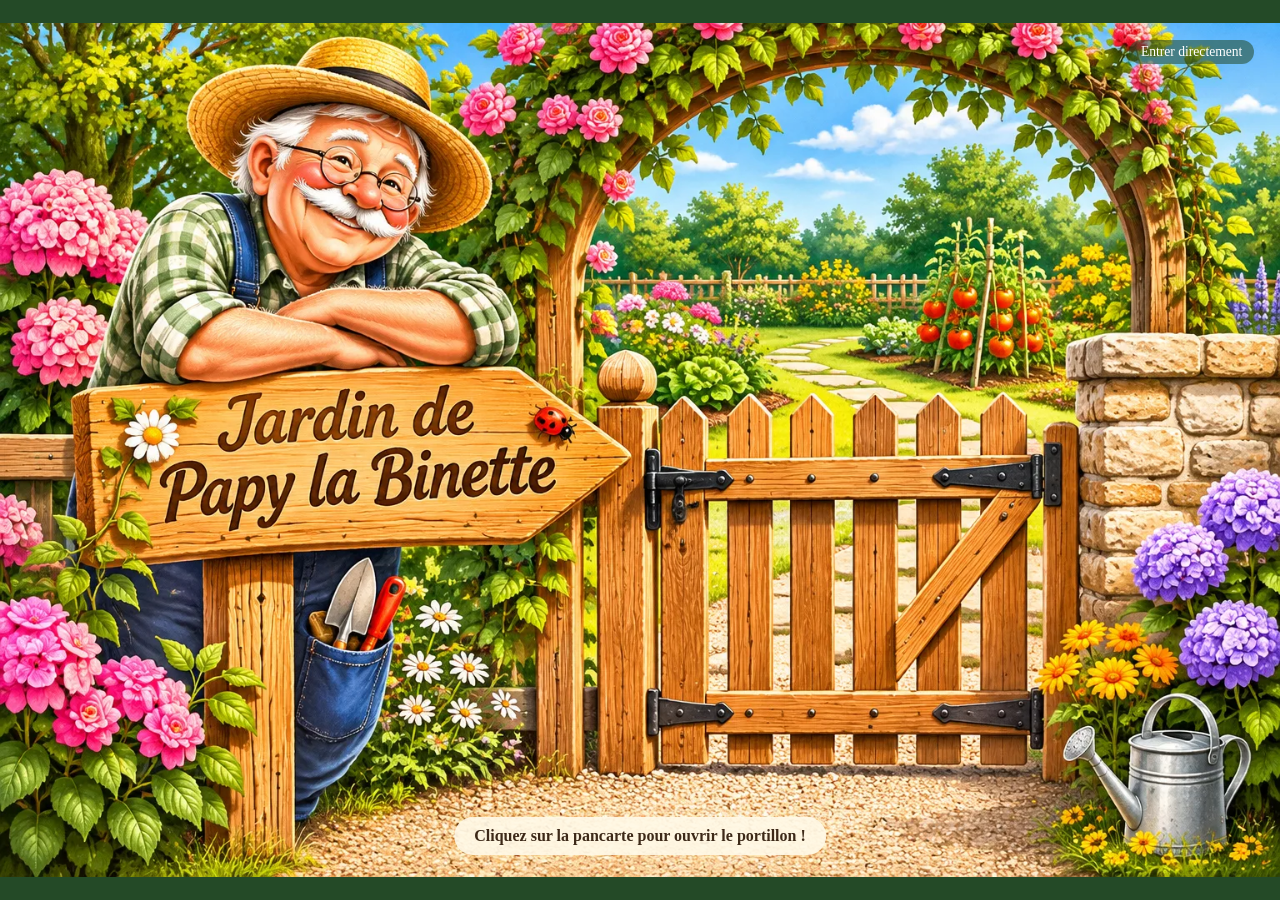
<file: index.html>
<!DOCTYPE html>
<html lang="fr">
<head>
<meta charset="utf-8">
<meta name="viewport" content="width=device-width, initial-scale=1">
<title>Jardin de Papy la Binette</title>
<meta name="description" content="Le carnet du jardinier : conseils, catalogues de plantes et calendrier lunaire.">
<meta name="theme-color" content="#244a27">
<link rel="manifest" href="manifest.webmanifest">
<link rel="icon" href="img/icone.png?v=20261115a">
<link rel="apple-touch-icon" href="img/icone-apple.png?v=20261115a">
<meta name="apple-mobile-web-app-capable" content="yes">
<meta name="mobile-web-app-capable" content="yes">
<meta name="apple-mobile-web-app-title" content="Papy la Binette">
<meta name="apple-mobile-web-app-status-bar-style" content="default">
<link rel="preload" as="image" href="img/portillon-ouvert.webp">
<link rel="prefetch" href="accueil.html">
<style>
  * { box-sizing: border-box; }
  html, body { height: 100%; }
  body {
    margin: 0; min-height: 100vh; background: #244a27;
    display: grid; place-items: center;
    font-family: "Atkinson Hyperlegible", Georgia, serif;
  }
  .scene { position: relative; width: min(100vw, 150vh, 1536px); aspect-ratio: 3 / 2; overflow: hidden; }
  .scene img { position: absolute; inset: 0; width: 100%; height: 100%; object-fit: cover; display: block; }
  /* le portillon s'ouvre : l'image ouverte apparaît par-dessus la fermée */
  .ouvert { opacity: 0; transition: opacity 2.6s ease-in-out; }
  .scene.ouverte .ouvert { opacity: 1; }
  /* la pancarte en forme de flèche est le bouton : la zone cliquable suit exactement sa forme */
  .pancarte {
    position: absolute; inset: 0; width: 100%; height: 100%;
    border: 0; padding: 0; background: transparent; cursor: pointer; z-index: 2;
    clip-path: polygon(5.6% 42.2%, 42.4% 39.6%, 49.6% 50.3%, 43.1% 60.4%, 6% 63.4%);
  }
  .pancarte:focus-visible { outline: none; }
  /* contour lumineux qui encadre la flèche au survol */
  .contour { position: absolute; inset: 0; width: 100%; height: 100%; z-index: 1; pointer-events: none; overflow: visible; }
  .contour polygon {
    fill: rgba(255, 244, 200, 0); stroke: #fff6c8; stroke-width: 9; stroke-linejoin: round;
    opacity: 0; transition: opacity .25s, fill .25s;
    filter: drop-shadow(0 0 6px #ffd84a) drop-shadow(0 0 14px rgba(255, 200, 40, .8));
  }
  .scene:not(.ouverte) .pancarte:hover ~ .contour polygon,
  .scene:not(.ouverte) .pancarte:focus-visible ~ .contour polygon {
    opacity: 1; fill: rgba(255, 244, 200, .08); animation: lueur 1.4s ease-in-out infinite;
  }
  @keyframes lueur { 50% { stroke: #ffe680; } }
  @media (prefers-reduced-motion: reduce) { .contour polygon { animation: none !important; } }
  .indice {
    position: absolute; bottom: 2.5%; left: 50%; transform: translateX(-50%); margin: 0;
    background: rgba(255,249,230,.92); color: #3d2918; border-radius: 30px; padding: 10px 20px;
    font-weight: bold; text-align: center; pointer-events: none; z-index: 3; white-space: nowrap;
    transition: opacity .4s;
  }
  .scene.ouverte .indice { opacity: 0; }
  /* fondu de sortie vers la page d'accueil */
  .voile { position: fixed; inset: 0; background: #f3f6ee; opacity: 0; pointer-events: none; transition: opacity 1s ease-in; z-index: 10; }
  body.sortie .voile { opacity: 1; }
  .passer { position: absolute; top: 2%; right: 2%; z-index: 3; color: #fff; background: rgba(36,74,39,.55); border-radius: 20px; padding: 4px 12px; font-size: .85rem; text-decoration: none; }
  .passer:hover, .passer:focus-visible { background: rgba(36,74,39,.85); }
  @media (max-width: 650px) {
    .indice { font-size: 12px; padding: 6px 12px; }
    .passer { font-size: 11px; padding: 3px 9px; }
  }
  /* téléphone tenu droit : la consigne passe sous l'image, en plus grand */
  @media (max-aspect-ratio: 1/1) {
    .scene { overflow: visible; }
    .scene img { border-radius: 0; }
    .indice { top: calc(100% + 22px); bottom: auto; font-size: 16px; padding: 10px 18px; white-space: normal; width: max-content; max-width: 92vw; }
    .passer { top: auto; bottom: calc(100% + 18px); right: 50%; transform: translateX(50%); font-size: 13px; }
  }
  @media (prefers-reduced-motion: reduce) { .ouvert { transition-duration: .8s; } .voile { transition-duration: .3s; } }
</style>
</head>
<body>
<main class="scene" id="scene" aria-label="Entrée du jardin de Papy la Binette">
  <img src="img/portillon-ferme.webp" alt="Papy attend, accoudé à sa pancarte, devant le portillon fermé de son jardin" width="1536" height="1024">
  <img class="ouvert" src="img/portillon-ouvert.webp" alt="Le portillon ouvert laisse voir le potager" width="1536" height="1024">
  <button class="pancarte" id="ouvrir" type="button" aria-label="Ouvrir le portillon et entrer dans le jardin" title="Ouvrir le portillon"></button>
  <svg class="contour" viewBox="0 0 1536 1024" preserveAspectRatio="none" aria-hidden="true"><polygon points="86,432 651,406 762,515 662,618 92,649"/></svg>
  <p class="indice">Cliquez sur la pancarte pour ouvrir le portillon !</p>
  <a class="passer" href="accueil.html">Entrer directement</a>
</main>
<div class="voile" aria-hidden="true"></div>
<script>
  if ('serviceWorker' in navigator && (location.protocol === 'https:' || location.hostname === 'localhost') && !/claude|anthropic/.test(location.hostname)) {
    navigator.serviceWorker.register('sw.js').catch(function () {});
  }
  (function () {
    var scene = document.getElementById('scene');
    var bouton = document.getElementById('ouvrir');
    var reduit = window.matchMedia && matchMedia('(prefers-reduced-motion: reduce)').matches;
    var son = null;
    try { son = new Audio('son/grincement.mp3'); son.preload = 'auto'; son.volume = 0.85; } catch (e) { son = null; }

    // sur un écran tactile, on « touche » la pancarte
    if (window.matchMedia && matchMedia('(hover: none)').matches) {
      document.querySelector('.indice').textContent = 'Touchez la pancarte pour ouvrir le portillon !';
    }

    function entrer() {
      try { sessionStorage.setItem('papy.portillon', '1'); } catch (e) {}
      location.href = 'accueil.html';
    }

    bouton.addEventListener('click', function () {
      if (scene.classList.contains('ouverte')) return;
      bouton.disabled = true;
      if (son) { try { son.currentTime = 0; var p = son.play(); if (p && p.catch) p.catch(function () {}); } catch (e) {} }
      scene.classList.add('ouverte');
      var ouverture = reduit ? 800 : 2700;
      setTimeout(function () {
        document.body.classList.add('sortie');
        setTimeout(entrer, reduit ? 300 : 1000);
      }, ouverture);
    });
  })();
</script>
</body>
</html>
</file>
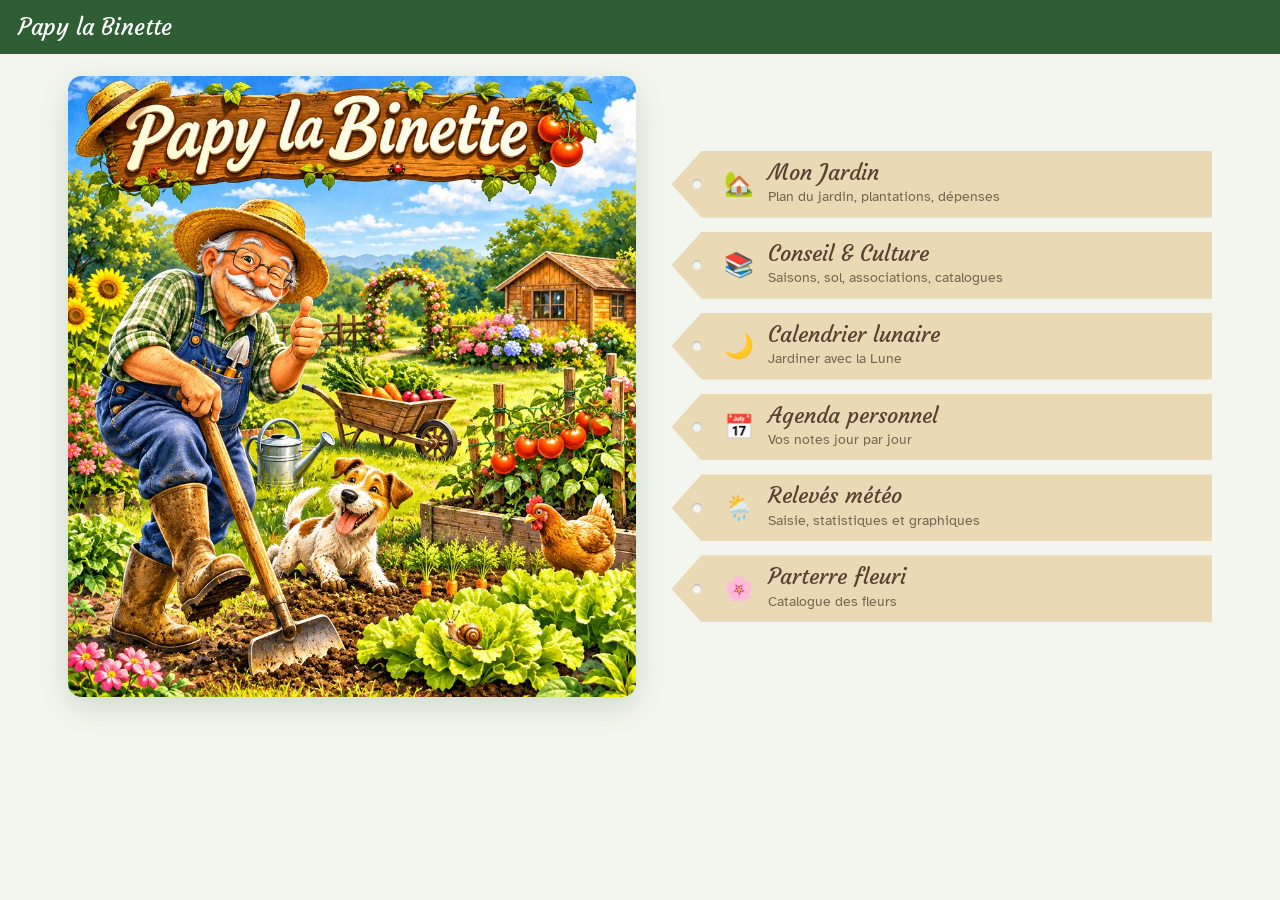
<file: accueil.html>
<!DOCTYPE html>
<html lang="fr">
<head>
<meta charset="utf-8">
<meta name="viewport" content="width=device-width, initial-scale=1, viewport-fit=cover">
<title>Papy la Binette</title>
<meta name="description" content="Le carnet du jardinier : conseils, catalogues de plantes et calendrier lunaire.">
<meta name="theme-color" content="#2f5d34">
<link rel="manifest" href="manifest.webmanifest">
<link rel="icon" href="img/icone.png?v=20261115a">
<link rel="apple-touch-icon" href="img/icone-apple.png?v=20261115a">
<meta name="apple-mobile-web-app-capable" content="yes">
<meta name="mobile-web-app-capable" content="yes">
<meta name="apple-mobile-web-app-title" content="Papy la Binette">
<meta name="apple-mobile-web-app-status-bar-style" content="default">
<link rel="preconnect" href="https://fonts.googleapis.com">
<link rel="preconnect" href="https://fonts.gstatic.com" crossorigin>
<link href="https://fonts.googleapis.com/css2?family=Atkinson+Hyperlegible:ital,wght@0,400;0,700;1,400&family=Courgette&display=swap" rel="stylesheet">
<link rel="stylesheet" href="css/style.css?v=20261115a">
<script>try { if (sessionStorage.getItem('papy.portillon')) { sessionStorage.removeItem('papy.portillon'); document.documentElement.classList.add('depuis-portillon'); } } catch (e) {}</script>
</head>
<body>
<header class="barre">
  <a class="marque" href="#">Papy la Binette</a>
  <nav class="fil" id="fil" aria-label="Fil d'Ariane"></nav>
  <div class="boutons-nav"><button class="reglages-lien" id="precedent" type="button">⬅ <span class="long">Page précédente</span><span class="court">Précédente</span></button>
  <a class="reglages-lien" id="accueil-btn" href="#">🏡 <span class="long">Retour à l’accueil</span><span class="court">Accueil</span></a></div>
</header>
<main id="page" tabindex="-1"></main>
<script src="vendor/astronomy.browser.min.js?v=20261115a"></script>
<script src="js/lune.js?v=20261115a"></script>
<script src="data/contenu.js?v=20261115a"></script>
<script src="js/plan.js?v=20261115a"></script>
<script src="js/carnet.js?v=20261115a"></script>
<script src="js/suivis.js?v=20261115a"></script>
<script src="js/parterres.js?v=20261115a"></script>
<script src="js/app.js?v=20261115a"></script>
</body>
</html>
</file>
<file: css/style.css>
:root {
  --feuille: #2f5d34;
  --feuille-fonce: #22442a;
  --feuille-claire: #dfe9d3;
  --papier: #f3f6ee;
  --blanc: #ffffff;
  --terre: #5b4130;
  --bois: #ead9b5;
  --bois-fonce: #d6bf91;
  --encre: #1f2a1f;
  --gris: #5f6b5f;
  --soleil: #f2c14e;
  --nuit: #1d2a4a;
  --nuit-clair: #2c3d66;
  --rayon: 10px;
  --titre: "Courgette", "Brush Script MT", cursive;
  --texte: "Atkinson Hyperlegible", system-ui, -apple-system, "Segoe UI", sans-serif;
}

* { box-sizing: border-box; }
html { -webkit-text-size-adjust: 100%; }
body {
  margin: 0;
  background: var(--papier);
  color: var(--encre);
  font-family: var(--texte);
  font-size: 17px;
  line-height: 1.5;
}
img { max-width: 100%; display: block; }
button, input, select { font: inherit; color: inherit; }
a { color: var(--feuille); }
:focus-visible { outline: 3px solid var(--soleil); outline-offset: 2px; }

/* ---------- Barre du haut ---------- */
.barre {
  position: sticky; top: 0; z-index: 20;
  display: flex; align-items: center; gap: 12px;
  padding: 10px 18px;
  padding-top: max(10px, env(safe-area-inset-top));
  background: var(--feuille);
  color: #fff;
}
.barre .marque { font-family: var(--titre); font-size: 1.45rem; color: #fff; text-decoration: none; line-height: 1; }
.barre .fil { flex: 1; min-width: 0; white-space: nowrap; overflow: hidden; text-overflow: ellipsis; opacity: .85; font-size: .95rem; }
.barre .fil a { color: #fff; }
.boutons-nav { margin-left: auto; display: flex; gap: 8px; }
.barre { min-height: 54px; }
.barre .court { display: none; }
.barre .reglages-lien { color: #fff; background: none; cursor: pointer; white-space: nowrap; text-decoration: none; font-size: .95rem; border: 1px solid rgba(255,255,255,.5); border-radius: 999px; padding: 4px 12px; }
.barre .reglages-lien:hover { background: rgba(255,255,255,.12); }

main { max-width: 1180px; margin: 0 auto; padding: 22px 18px 60px; }

h1, h2, h3 { font-weight: normal; line-height: 1.2; }
h1 { font-family: var(--titre); font-size: clamp(1.9rem, 4vw, 2.6rem); color: var(--feuille-fonce); margin: 0 0 6px; }
h2 { font-family: var(--titre); font-size: 1.55rem; color: var(--feuille-fonce); margin: 26px 0 10px; }
h3 { font-size: 1.1rem; font-weight: 700; margin: 0 0 6px; }
.intro { color: var(--gris); margin: 0 0 20px; max-width: 70ch; }

/* ---------- Pages menu : illustration + étiquettes ---------- */
.menu-page {
  display: grid; grid-template-columns: minmax(0, 1.05fr) minmax(0, 1fr);
  gap: 36px; align-items: center;
}
.menu-page .illus { border-radius: 14px; overflow: hidden; box-shadow: 0 10px 30px rgba(47,93,52,.18); }
.menu-page .illus img { width: 100%; height: auto; }
.etiquettes { display: flex; flex-direction: column; gap: 14px; }

/* Une étiquette de jardin : bois clair, pointe à gauche, trou de ficelle */
.etiquette {
  position: relative; display: flex; align-items: center; gap: 14px;
  min-height: 62px; padding: 10px 22px 10px 52px;
  background: var(--bois);
  color: var(--terre);
  text-decoration: none; border: 0; text-align: left; cursor: pointer; width: 100%;
  clip-path: polygon(30px 0, 100% 0, 100% 100%, 30px 100%, 0 50%);
  transition: background .15s, transform .15s;
}
.etiquette::before {
  content: ""; position: absolute; left: 20px; top: 50%; width: 10px; height: 10px; margin-top: -5px;
  border-radius: 50%; background: var(--papier); box-shadow: inset 0 1px 2px rgba(0,0,0,.3);
}
.etiquette .nom { font-family: var(--titre); font-size: 1.35rem; line-height: 1.15; }
.etiquette .note { display: block; font-family: var(--texte); font-size: .85rem; color: #7a6450; }
.etiquette .ico { font-size: 1.5rem; }
.etiquette:hover { background: var(--bois-fonce); transform: translateX(-4px); }
.etiquette.plus-tard { background: #e6e6df; color: #8a8a80; cursor: default; }
.etiquette.plus-tard:hover { transform: none; background: #e6e6df; }
.etiquette.plus-tard .note { color: #8a8a80; }
.etiquette.retour { background: var(--feuille-claire); color: var(--feuille-fonce); min-height: 50px; }
.etiquette.retour .nom { font-size: 1.1rem; }

.nuit .etiquette.plus-tard { background: #3a4767; color: #aab3c9; }

/* ---------- Contrôles ---------- */
.outils { display: flex; flex-wrap: wrap; gap: 10px 14px; align-items: center; margin: 0 0 18px; }
.outils label { font-weight: 700; color: var(--feuille-fonce); }
select, input[type=search], input[type=text] {
  border: 1.5px solid #b9c9ad; background: #fff; border-radius: 8px; padding: 8px 12px; min-height: 42px;
}
input[type=search] { min-width: 220px; flex: 1; max-width: 360px; }
.pastilles { display: flex; flex-wrap: wrap; gap: 8px; }
.pastille {
  border: 1.5px solid var(--feuille); background: #fff; color: var(--feuille-fonce);
  border-radius: 999px; padding: 6px 14px; cursor: pointer; min-height: 40px;
}
.pastille[aria-pressed=true] { background: var(--feuille); color: #fff; }
.bouton {
  border: 0; background: var(--feuille); color: #fff; border-radius: 8px; padding: 9px 16px; cursor: pointer; min-height: 42px;
}
.bouton.second { background: #fff; color: var(--feuille-fonce); border: 1.5px solid var(--feuille); }
.bouton:hover { filter: brightness(1.08); }

/* ---------- Catalogues ---------- */
.categorie { margin: 0 0 28px; }
.categorie > h2 { margin-top: 0; padding: 8px 14px; border-radius: 8px; color: #fff; font-size: 1.3rem; }
.fiches { display: grid; grid-template-columns: repeat(auto-fill, minmax(290px, 1fr)); gap: 14px; }
.fiche {
  background: #fff; border-radius: var(--rayon); padding: 14px 16px; border-left: 5px solid var(--feuille);
}
.fiche h3 { font-size: 1.15rem; }
.fiche dl { display: grid; grid-template-columns: auto 1fr; gap: 3px 12px; margin: 8px 0 0; font-size: .93rem; }
.fiche dt { color: var(--gris); }
.fiche dd { margin: 0; }
.fiche .obs { margin: 10px 0 0; font-size: .93rem; color: #3b463b; font-style: italic; }
.fiche .tete { display: flex; gap: 12px; align-items: center; }
.fiche .photo { width: 84px; height: 84px; border-radius: 8px; object-fit: cover; flex: none; cursor: zoom-in; }
.oui { color: #1a6a1a; font-weight: 700; }
.non { color: #9a9a9a; }
.leger { color: #b07000; font-weight: 700; }
.vide { padding: 30px; text-align: center; color: var(--gris); background: #fff; border-radius: var(--rayon); }

/* zoom photo */
.zoom { position: fixed; inset: 0; background: rgba(20,30,20,.75); display: grid; place-items: center; z-index: 50; padding: 20px; cursor: zoom-out; }
.zoom img { width: min(420px, 90vw); border-radius: 12px; }
.zoom p { color: #fff; text-align: center; font-family: var(--titre); font-size: 1.5rem; margin: 10px 0 0; }

/* ---------- Conseils saisonniers ---------- */
.mois-encart { background: #fff; border-radius: var(--rayon); padding: 16px 20px; margin: 0 0 22px; border-left: 6px solid var(--soleil); }
.mois-encart h2 { margin: 0 0 8px; }
.rubriques { display: grid; grid-template-columns: repeat(auto-fill, minmax(320px, 1fr)); gap: 14px; }
.rubrique { background: #fff; border-radius: var(--rayon); padding: 14px 18px; border-top: 5px solid var(--feuille); }
.rubrique ul, .mois-encart ul { margin: 6px 0 0; padding-left: 20px; }
.rubrique li, .mois-encart li { margin: 4px 0; }

/* ---------- Sol & engrais ---------- */
.sous-section { background: #fff; border-radius: var(--rayon); padding: 16px 20px; margin: 0 0 14px; }
.sous-section h3 { color: var(--feuille-fonce); font-size: 1.2rem; }
.texte-long { white-space: pre-line; max-width: 78ch; margin: 0; }

/* ---------- Associations ---------- */
.assoc { display: grid; grid-template-columns: 260px 1fr; gap: 20px; align-items: start; }
.liste-plantes { background: #fff; border-radius: var(--rayon); max-height: 70vh; overflow: auto; padding: 6px; }
.liste-plantes button {
  display: block; width: 100%; text-align: left; border: 0; background: none; padding: 8px 12px; border-radius: 6px; cursor: pointer;
}
.liste-plantes button:hover { background: var(--feuille-claire); }
.liste-plantes button[aria-current=true] { background: var(--feuille); color: #fff; }
.colonnes-assoc { display: grid; grid-template-columns: repeat(3, minmax(0, 1fr)); gap: 14px; }
.bloc-assoc { background: #fff; border-radius: var(--rayon); padding: 12px 14px; }
.bloc-assoc h3 { padding-bottom: 6px; border-bottom: 2px solid currentColor; }
.bloc-assoc.bonnes h3 { color: #2a7a2a; }
.bloc-assoc.mauvaises h3 { color: #b03030; }
.bloc-assoc.neutres h3 { color: #6a6a6a; }
.bloc-assoc ul { list-style: none; padding: 0; margin: 8px 0 0; }
.bloc-assoc li { padding: 6px 0; border-bottom: 1px solid #eef0ea; }
.bloc-assoc li:last-child { border: 0; }
.lien-plante { border: 0; background: none; padding: 0; color: var(--feuille-fonce); font-weight: 700; cursor: pointer; text-decoration: underline; text-decoration-color: #b9c9ad; text-underline-offset: 3px; }
.bloc-assoc .raison { display: block; font-size: .9rem; color: var(--gris); }
.neutres .lien-plante { font-weight: normal; }

/* ---------- Lune ---------- */
.nuit { --fond-nuit: var(--nuit); }
body.theme-nuit { background: #e9edf5; }
body.theme-nuit .barre { background: var(--nuit); }
body.theme-nuit h1, body.theme-nuit h2 { color: var(--nuit); }

.nav-mois { display: flex; align-items: center; gap: 10px; margin: 0 0 16px; flex-wrap: wrap; }
.nav-mois .mois { font-family: var(--titre); font-size: 1.6rem; color: var(--nuit); min-width: 220px; text-align: center; }
.nav-mois button { border: 1.5px solid var(--nuit); background: #fff; color: var(--nuit); border-radius: 8px; min-width: 44px; min-height: 42px; cursor: pointer; padding: 0 12px; }
.nav-mois button:hover { background: #dfe5f2; }

.legende { display: flex; flex-wrap: wrap; gap: 8px 16px; margin: 0 0 14px; font-size: .92rem; }
.legende span { display: inline-flex; align-items: center; gap: 6px; }
.legende i { width: 16px; height: 16px; border-radius: 4px; display: inline-block; border: 2px solid; }

.lune-mise { display: grid; grid-template-columns: minmax(0, 1fr) 340px; gap: 22px; align-items: start; }
.grille { display: grid; grid-template-columns: repeat(7, minmax(0, 1fr)); gap: 6px; }
.grille .jsem { text-align: center; font-weight: 700; color: var(--nuit); font-size: .9rem; padding: 4px 0; }
.jour {
  position: relative; border: 2px solid; border-radius: 8px; padding: 6px 6px 8px; min-height: 86px;
  cursor: pointer; text-align: left; background: #fff; display: flex; flex-direction: column; gap: 2px;
}
.jour .num { font-weight: 700; font-size: 1.05rem; }
.jour .typ { font-size: 1.3rem; line-height: 1; }
.jour .ph { font-size: .95rem; }
.jour .cst { font-size: .75rem; color: #444; overflow: hidden; text-overflow: ellipsis; white-space: nowrap; }
.jour .alerte { position: absolute; top: 4px; right: 6px; font-size: .9rem; }
.jour.aujourdhui { box-shadow: 0 0 0 3px var(--nuit); }
.jour[aria-pressed=true] { box-shadow: 0 0 0 3px var(--soleil); }
.jour.defavorable { background: #e0e0e0 !important; border-color: #888 !important; color: #666; }

.panneau { background: #fff; border-radius: var(--rayon); padding: 16px 18px; border-top: 6px solid var(--nuit); }
.panneau + .panneau { margin-top: 16px; }
.panneau h2 { margin: 0 0 8px; font-size: 1.35rem; }
.panneau ul { padding-left: 18px; margin: 4px 0 10px; }
.panneau .ligne { margin: 3px 0; }
.alerte-bloc { background: #f1e3e3; color: #8a2020; border-radius: 8px; padding: 8px 12px; margin: 8px 0; }
.renforce { color: #b07000; font-weight: 700; }
.resume-type { margin: 0 0 10px; }
.resume-type b { display: block; }

.colonnes-mj { display: grid; grid-template-columns: repeat(4, minmax(0, 1fr)); gap: 14px; }
.col-mj { background: #fff; border-radius: var(--rayon); border-top: 6px solid; padding: 12px 14px; }
.col-mj h2 { margin: 0 0 4px; font-size: 1.35rem; }
.col-mj .compte { color: var(--gris); font-size: .9rem; margin: 0 0 8px; }
.jour-mj { padding: 8px 0; border-bottom: 1px solid #eef0ea; }
.jour-mj:last-child { border: 0; }
.jour-mj .date { font-weight: 700; }
.jour-mj .det { font-size: .9rem; color: #444; }
.jour-mj.auj { background: #fff4d6; margin: 0 -8px; padding: 8px; border-radius: 6px; }
.astuce { margin-top: 18px; color: var(--gris); }

.fiches-lune { display: grid; grid-template-columns: 260px 1fr; gap: 20px; align-items: start; }
.fiche-lune { background: #fff; border-radius: var(--rayon); padding: 18px 22px; }
.fiche-lune .titre-plante { display: flex; align-items: center; gap: 12px; }
.fiche-lune .titre-plante span { font-size: 2.4rem; }
.fiche-lune h1 { margin: 0; }
.badge-type { display: inline-block; border: 2px solid; border-radius: 999px; padding: 3px 12px; font-weight: 700; margin: 6px 0; }
.prochains { display: grid; grid-template-columns: repeat(auto-fill, minmax(190px, 1fr)); gap: 10px; margin-top: 8px; }
.prochain { border: 2px solid; border-radius: 8px; padding: 8px 10px; }
.prochain .quand { font-size: .88rem; color: var(--gris); }
.culture { display: grid; grid-template-columns: repeat(auto-fill, minmax(240px, 1fr)); gap: 12px; margin-top: 8px; }
.culture div { background: var(--papier); border-radius: 8px; padding: 10px 14px; }
.culture ul { padding-left: 18px; margin: 4px 0 0; font-size: .93rem; }

/* ---------- Bientôt / réglages ---------- */
.carte { background: #fff; border-radius: var(--rayon); padding: 18px 22px; margin: 0 0 16px; max-width: 760px; }
.carte h2 { margin-top: 0; }
textarea { width: 100%; min-height: 140px; border: 1.5px solid #b9c9ad; border-radius: 8px; padding: 10px; font-family: ui-monospace, Menlo, monospace; font-size: .85rem; }
.message { margin: 10px 0 0; color: var(--feuille-fonce); font-weight: 700; }

.pied { text-align: center; color: var(--gris); font-size: .85rem; padding: 0 18px 30px; }

/* ---------- Petits écrans ---------- */
@media (max-width: 900px) {
  .menu-page { grid-template-columns: 1fr; gap: 20px; }
  .menu-page .illus { max-width: 520px; margin: 0 auto; width: 100%; }
  .menu-page .illus img { max-height: 42vh; object-fit: cover; object-position: center 30%; }
  .lune-mise, .assoc, .fiches-lune { grid-template-columns: 1fr; }
  .colonnes-mj { grid-template-columns: repeat(2, minmax(0, 1fr)); }
  .colonnes-assoc { grid-template-columns: 1fr; }
  .liste-plantes { max-height: 240px; }
}
@media (max-width: 600px) {
  body { font-size: 16px; }
  main { padding: 16px 12px 50px; }
  .grille { gap: 3px; }
  .jour { min-height: 64px; padding: 4px 3px; border-width: 1.5px; }
  .jour .cst { display: none; }
  .jour .num { font-size: .95rem; }
  .jour .typ { font-size: 1.05rem; }
  .jour .ph { font-size: .8rem; }
  .colonnes-mj { grid-template-columns: 1fr; }
  .nav-mois .mois { min-width: 0; flex: 1; font-size: 1.3rem; }
  .barre .fil { display: none; }
}
@media (prefers-reduced-motion: reduce) {
  * { transition: none !important; }
}
.sr-titre { position: absolute; width: 1px; height: 1px; overflow: hidden; clip: rect(0 0 0 0); white-space: nowrap; }
.barre .reglages-lien[hidden] { display: none; }
.choix-ville { display: inline-flex; align-items: center; gap: 8px; }
.choix-ville select { min-height: 36px; padding: 4px 10px; }
@media (max-width: 600px) {
  .barre { gap: 8px; padding-left: 12px; padding-right: 12px; }
  .barre .marque { font-size: 1.2rem; }
  .barre .reglages-lien { padding: 4px 10px; font-size: .9rem; }
  .barre .long { display: none; }
  .barre .court { display: inline; }
}
/* arrivée depuis le portillon : la page apparaît en fondu */
html.depuis-portillon body { animation: apparition 1.1s ease-out both; }
@keyframes apparition { from { opacity: 0; } to { opacity: 1; } }
@media (prefers-reduced-motion: reduce) { html.depuis-portillon body { animation: none; } }

/* ---------- Plan du jardin ---------- */
.plan-barre { display: flex; flex-wrap: wrap; gap: 10px; align-items: center; margin: 0 0 12px; }
.plan-annee { font-weight: 700; color: var(--feuille-fonce); display: inline-flex; align-items: center; gap: 8px; }
.plan-outils { margin-bottom: 8px; }
.plan-aide { margin: 0 0 12px; color: var(--gris); min-height: 1.5em; }
.plan-aide.note-info { color: var(--feuille-fonce); font-weight: 700; }
.plan-mise { display: grid; grid-template-columns: minmax(0, 1fr) 340px; gap: 20px; align-items: start; }
.plan-cadre { background: #fff; border-radius: var(--rayon); padding: 10px; overflow: auto; }
.plan-svg { width: 100%; height: auto; display: block; touch-action: none; user-select: none; -webkit-user-select: none; max-height: 78vh; }
.plan-svg .sol { fill: #f1ead8; }
.plan-svg .grille-plan line { stroke: #cfc3a5; stroke-width: 1; }
.plan-svg .reperes text { font: 12px var(--texte); fill: #8a7d60; }
.plan-svg.en-dessin { cursor: crosshair; }
.plan-svg .elem { cursor: grab; }
.plan-svg.en-dessin .elem { cursor: crosshair; }
.plan-svg .elem rect { stroke-width: 2; }
.plan-svg .elem.choisi rect { stroke: #f2a400; stroke-width: 4; }
.plan-svg .poignee { fill: #fff; stroke: #f2a400; stroke-width: 4; cursor: nwse-resize; }
.plan-svg .apercu { fill: rgba(47, 93, 52, .25); stroke: var(--feuille); stroke-width: 3; stroke-dasharray: 6 4; }
.plan-svg .apercu.refuse { fill: rgba(176, 48, 48, .2); stroke: #b03030; }
.plan-svg .apercu-taille { font: bold 13px var(--texte); fill: var(--feuille-fonce); }
.plan-svg foreignObject { pointer-events: none; overflow: hidden; }
.etq { font: 15px/1.25 var(--texte); color: #2c2013; overflow: hidden; height: 100%; overflow-wrap: normal; word-break: normal; hyphens: none; }
.etq { display: flex; flex-direction: column; justify-content: center; align-items: center; text-align: center; }
/* nom écrit de bas en haut dans les parcelles en hauteur */
.plan-svg .etq-svg text { font-family: var(--texte); pointer-events: none; }
.etq-ico { display: block; font-size: 1.2em; }
.etq-nom { font-weight: 700; font-size: 19px; line-height: 1.15; }
.etq-plantes { margin-top: 2px; }
.etq-avant { margin-top: 2px; font-style: italic; color: #5d4a35; }
.etq.petite { font-size: 12px; }
.etq.petite .etq-nom { font-size: 14px; }
.pastille-coul { display: inline-block; width: 14px; height: 14px; border-radius: 4px; border: 2px solid; margin-right: 6px; vertical-align: -2px; }
.panneau-plan { background: #fff; border-radius: var(--rayon); padding: 16px 18px; border-top: 6px solid var(--feuille); position: sticky; top: 70px; }
.panneau-plan h2 { margin: 0; font-size: 1.35rem; }
.panneau-plan h3 { margin: 14px 0 6px; }
.pp-tete { display: flex; justify-content: space-between; align-items: start; gap: 10px; }
.fermer { border: 0; background: var(--papier); border-radius: 50%; width: 34px; height: 34px; cursor: pointer; flex: none; }
.pp-taille { color: var(--gris); margin: 6px 0 10px; }
.pp-champ { display: flex; flex-direction: column; gap: 4px; margin: 0 0 10px; font-weight: 700; color: var(--feuille-fonce); }
.pp-champ input, .pp-champ select, .pp-champ textarea { font-weight: normal; color: var(--encre); width: 100%; }
.pp-champ textarea { font-family: var(--texte); font-size: .95rem; min-height: 70px; }
.pp-plantes { list-style: none; padding: 0; margin: 0 0 8px; display: flex; flex-wrap: wrap; gap: 6px; }
.pp-plantes li { background: var(--feuille-claire); border-radius: 999px; padding: 4px 6px 4px 12px; display: inline-flex; align-items: center; gap: 6px; }
.retirer { border: 0; background: rgba(0,0,0,.08); border-radius: 50%; width: 24px; height: 24px; cursor: pointer; font-size: .75rem; }
.pp-ajout select { width: 100%; }
.pp-vide { color: var(--gris); margin: 0 0 8px; }
.pp-alerte, .pp-ok, .pp-rotation { border-radius: 8px; padding: 8px 12px; margin: 10px 0 0; font-size: .93rem; }
.pp-alerte p, .pp-ok p, .pp-rotation p { margin: 4px 0 0; }
.pp-alerte { background: #f6e3e0; color: #7d2318; }
.pp-ok { background: #e3f0dc; color: #24561f; }
.pp-rotation { background: #fff2d6; color: #6a4a10; }
.pp-actions { display: flex; gap: 10px; flex-wrap: wrap; margin-top: 12px; }
.pp-liste { list-style: none; padding: 0; margin: 0; }
.pp-liste li { padding: 6px 0; border-bottom: 1px solid #eef0ea; }
.pp-liste li span { display: block; font-size: .9rem; color: var(--gris); }
.pp-astuce { color: var(--gris); font-size: .9rem; }
.dims { display: flex; flex-wrap: wrap; gap: 12px; }
.dims .pp-champ { flex: 1; min-width: 140px; }
input[type=number] { border: 1.5px solid #b9c9ad; background: #fff; border-radius: 8px; padding: 8px 12px; min-height: 42px; }
.plan-dialogue { position: fixed; inset: 0; z-index: 60; background: rgba(20, 30, 20, .5); display: grid; place-items: center; padding: 16px; }
.plan-dialogue[hidden] { display: none; }
.plan-boite { background: #fff; border-radius: 12px; padding: 20px 22px; width: min(460px, 100%); }
.plan-boite h2 { margin-top: 0; }
@media (max-width: 900px) {
  .plan-mise { grid-template-columns: 1fr; }
  .panneau-plan { position: static; }
  .plan-outils .pastille { padding: 5px 10px; font-size: .9rem; }
}
.plan-boite.large { width: min(680px, 100%); max-height: 92vh; overflow: auto; }

/* ---------- Agenda ---------- */
.agenda-mise { display: grid; grid-template-columns: minmax(0, 1fr) 360px; gap: 22px; align-items: start; }
.agenda-nav .mois { color: var(--feuille-fonce); }
.agenda-nav button { border-color: var(--feuille); color: var(--feuille-fonce); }
.jour-agenda {
  position: relative; border: 1.5px solid #d3dcc8; border-radius: 8px; background: #fff; min-height: 88px; padding: 6px 7px;
  text-align: left; cursor: pointer; display: flex; flex-direction: column; gap: 2px; overflow: hidden;
}
.jour-agenda:hover { border-color: var(--feuille); }
.jour-agenda .num { font-weight: 700; }
.jour-agenda .ciel { position: absolute; top: 4px; right: 6px; font-size: .95rem; }
.jour-agenda.a-note { background: #eef6e6; border-color: #9cc184; }
.jour-agenda.a-note .num::after { content: ""; display: inline-block; width: 8px; height: 8px; border-radius: 50%; background: var(--feuille); margin-left: 6px; vertical-align: 2px; }
.jour-agenda .apercu-note { font-size: .78rem; color: #4a5a44; line-height: 1.25; max-height: 3.8em; overflow: hidden; }
.jour-agenda.aujourdhui { box-shadow: 0 0 0 3px var(--soleil); }
.jour-agenda[aria-pressed=true] { box-shadow: 0 0 0 3px var(--feuille); }
.agenda-panneau { border-top-color: var(--feuille); position: sticky; top: 70px; }
.agenda-panneau h2 { color: var(--feuille-fonce); }
.zone-note { width: 100%; min-height: 180px; border: 1.5px solid #b9c9ad; border-radius: 8px; padding: 10px 12px; font: inherit; line-height: 1.5; resize: vertical; }
.etat-sauvegarde { color: var(--gris); font-size: .9rem; margin: 6px 0 0; min-height: 1.4em; }
.agenda-liste { margin-top: 26px; max-width: 760px; }
.note-mois { background: #fff; border-radius: var(--rayon); padding: 10px 16px; margin: 0 0 10px; }
.note-mois p { margin: 4px 0 0; white-space: pre-line; }

/* ---------- Météo ---------- */
.meteo-mise { display: grid; grid-template-columns: minmax(0, 1.15fr) minmax(0, 1fr); gap: 18px; align-items: start; }
.carte-meteo { background: #fff; border-radius: var(--rayon); padding: 16px 20px; margin: 0 0 18px; }
.carte-meteo h2 { margin: 0 0 10px; }
.carte-meteo h3 { margin: 16px 0 6px; color: var(--feuille-fonce); }
.m-sous { color: var(--gris); font-size: .9rem; margin: 4px 0; }
.choix-ciel { display: grid; grid-template-columns: repeat(6, minmax(0, 1fr)); gap: 6px; }
.ciel-btn { border: 1.5px solid #d3dcc8; background: #fff; border-radius: 8px; padding: 6px 2px; cursor: pointer; display: flex; flex-direction: column; align-items: center; gap: 2px; }
.ciel-btn span { font-size: 1.5rem; }
.ciel-btn small { font-size: .72rem; color: var(--gris); }
.ciel-btn[aria-pressed=true] { border-color: var(--feuille); background: var(--feuille-claire); box-shadow: inset 0 0 0 1px var(--feuille); }
.m-ligne { display: flex; flex-wrap: wrap; gap: 10px; }
.m-champ { display: flex; flex-direction: column; gap: 3px; font-size: .9rem; color: var(--gris); flex: 1; min-width: 120px; }
.m-champ input, .m-champ select { width: 100%; }
.m-cases { display: flex; gap: 22px; margin: 12px 0 0; flex-wrap: wrap; }
.m-cases label { display: inline-flex; gap: 8px; align-items: center; cursor: pointer; }
.m-cases input { width: 20px; height: 20px; }
.alerte-gel { background: #e4effa; color: #1d4f80; border-radius: 8px; padding: 8px 12px; font-weight: 700; }
.alerte-gel[hidden] { display: none; }
.tuiles { display: grid; grid-template-columns: repeat(auto-fill, minmax(140px, 1fr)); gap: 8px; margin: 10px 0; }
.tuile { background: var(--papier); border-radius: 8px; padding: 8px 10px; display: flex; flex-direction: column; }
.t-lib { font-size: .82rem; color: var(--gris); }
.t-val { font-size: 1.15rem; font-weight: 700; }
.reco { background: #e9f3fb; border-radius: 8px; padding: 10px 14px; margin-top: 8px; }
.reco ul { margin: 6px 0 0; padding-left: 20px; }
.g-titre { font-weight: 700; margin: 12px 0 4px; display: flex; gap: 16px; align-items: center; flex-wrap: wrap; }
.g-leg { font-weight: normal; font-size: .9rem; color: var(--gris); display: inline-flex; gap: 6px; align-items: center; }
.g-leg i, .g-bulle i { display: inline-block; width: 12px; height: 12px; border-radius: 3px; margin-right: 2px; }
.g-leg i:nth-of-type(2) { margin-left: 10px; }
.graphe { position: relative; }
.graphe svg { width: 100%; height: auto; display: block; touch-action: pan-y; }
.g-grille { stroke: #e3e6de; stroke-width: 1; }
.g-zero { stroke: #9aa39a; stroke-width: 1; }
.g-axe { font: 12px var(--texte); fill: #6f786f; }
.g-curseur { stroke: #8a938a; stroke-width: 1; stroke-dasharray: 3 3; }
.g-bulle { position: absolute; top: 8px; background: #fff; border: 1px solid #d3dcc8; border-radius: 8px; padding: 6px 10px; font-size: .88rem; box-shadow: 0 4px 14px rgba(0,0,0,.08); pointer-events: none; min-width: 150px; }
.g-bulle[hidden] { display: none; }

/* ---------- Tableaux (météo, suivis, dépenses) ---------- */
.table-defile { overflow-x: auto; background: #fff; border-radius: var(--rayon); }
.tableau { width: 100%; border-collapse: collapse; font-size: .93rem; }
.tableau th { text-align: left; background: var(--feuille); color: #fff; font-weight: 700; padding: 8px 10px; white-space: nowrap; position: sticky; top: 0; }
.tableau td { padding: 8px 10px; border-bottom: 1px solid #eef0ea; vertical-align: top; }
.tableau tbody tr { cursor: pointer; }
.tableau tbody tr:hover td { background: rgba(47, 93, 52, .06); }
.tableau tr.choisie td { background: #fff4d6; }
.tableau .nb { text-align: right; white-space: nowrap; font-variant-numeric: tabular-nums; }
.tableau .date { white-space: nowrap; font-variant-numeric: tabular-nums; }
.tableau .fort { font-weight: 700; }
.tableau .notes { color: #4d574d; max-width: 280px; }
.tableau .froid { color: #1d4f80; font-weight: 700; }
.badge-etat { display: inline-block; border: 1.5px solid; border-radius: 999px; padding: 1px 10px; font-weight: 700; font-size: .85rem; background: #fff; white-space: nowrap; }
.grille-dates { display: grid; grid-template-columns: repeat(3, minmax(0, 1fr)); gap: 0 12px; }
.fiche-titre { margin-top: 20px; color: var(--feuille-fonce); }
.bouton.danger { color: #9a2a1e; border-color: #c97a70; }
.dep-mise { display: grid; grid-template-columns: minmax(0, 1fr) 320px; gap: 20px; align-items: start; }
.bilan { list-style: none; padding: 0; margin: 8px 0 0; }
.bilan li { display: grid; grid-template-columns: 1fr; gap: 3px; padding: 7px 0; border-bottom: 1px solid #eef0ea; }
.b-nom { font-size: .93rem; }
.b-barre { display: block; height: 8px; background: #eef2ea; border-radius: 4px; overflow: hidden; }
.b-barre i { display: block; height: 100%; background: var(--feuille); border-radius: 4px; }
.b-val { font-weight: 700; font-variant-numeric: tabular-nums; }
.b-total { margin: 12px 0 0; display: flex; justify-content: space-between; font-size: 1.05rem; border-top: 2px solid var(--feuille); padding-top: 8px; }

@media (max-width: 900px) {
  .agenda-mise, .meteo-mise, .dep-mise { grid-template-columns: 1fr; }
  .agenda-panneau { position: static; }
  .jour-agenda { min-height: 58px; padding: 4px; }
  .jour-agenda .apercu-note { display: none; }
  .jour-agenda .ciel { position: static; font-size: .85rem; }
  .jour-agenda.a-note .num::after { margin-left: 3px; width: 7px; height: 7px; }
  .choix-ciel { grid-template-columns: repeat(3, minmax(0, 1fr)); }
  .grille-dates { grid-template-columns: repeat(2, minmax(0, 1fr)); }
}
.m-champ input[type=text], .pp-champ input[type=text] { border: 1.5px solid #b9c9ad; background: #fff; border-radius: 8px; padding: 8px 12px; min-height: 42px; }
a.bouton { text-decoration: none; display: inline-flex; align-items: center; }

/* ---------- Parterres ---------- */
.parterres { display: grid; grid-template-columns: repeat(auto-fill, minmax(320px, 1fr)); gap: 14px; }
.carte-parterre { background: #fff; border-radius: var(--rayon); padding: 14px; display: grid; grid-template-columns: 120px 1fr; gap: 14px; align-items: center; }
.carte-parterre .mini svg { width: 120px; height: 100px; display: block; }
.carte-parterre h3 { margin: 0 0 4px; font-size: 1.15rem; }
.carte-parterre p { margin: 2px 0; font-size: .92rem; color: #4d574d; }
.carte-parterre .pp-actions { margin-top: 8px; gap: 6px; }
.carte-parterre .bouton { padding: 6px 12px; min-height: 36px; }
.ed-mise { display: grid; grid-template-columns: minmax(0, 1fr) minmax(0, 1fr); gap: 24px; align-items: start; }
.ed-reglages h2, .ed-apercu h2 { margin: 18px 0 10px; font-size: 1.3rem; }
.ed-reglages h2:first-child, .ed-apercu h2 { margin-top: 0; }
.formes { display: grid; grid-template-columns: repeat(auto-fill, minmax(92px, 1fr)); gap: 8px; }
.forme-btn { border: 1.5px solid #d3dcc8; background: #fff; border-radius: 10px; padding: 8px 6px 6px; cursor: pointer; display: flex; flex-direction: column; align-items: center; gap: 4px; font-size: .85rem; }
.forme-btn svg { width: 64px; height: 44px; }
.forme-btn[aria-pressed=true] { border-color: var(--feuille); background: var(--feuille-claire); box-shadow: inset 0 0 0 1px var(--feuille); font-weight: 700; }
.couleurs { display: flex; flex-wrap: wrap; gap: 8px; margin: 4px 0 6px; }
.coul-btn { border: 1.5px solid #d3dcc8; background: #fff; border-radius: 999px; padding: 4px 12px 4px 6px; cursor: pointer; display: inline-flex; align-items: center; gap: 6px; font-size: .9rem; }
.coul-btn i { width: 20px; height: 20px; border-radius: 50%; border: 1px solid rgba(0,0,0,.2); }
.coul-btn[aria-pressed=true] { border-color: var(--feuille); box-shadow: inset 0 0 0 1px var(--feuille); font-weight: 700; }
.ed-apercu { background: #fff; border-radius: var(--rayon); padding: 16px; position: sticky; top: 70px; }
.apercu-parterre { width: 100%; height: auto; max-height: 60vh; display: block; }
.cotes line { stroke: #6f6450; stroke-width: 1.2; vector-effect: non-scaling-stroke; }
.cotes .cote { fill: #4a3f2a; font-family: var(--texte); font-weight: 700; }
.mesures { display: flex; gap: 24px; justify-content: center; margin: 10px 0 0; font-size: 1.05rem; }
.pa-mise { display: grid; grid-template-columns: 300px minmax(0, 1fr) 300px; grid-template-areas: "cata plan infos"; gap: 16px; align-items: start; }
.pa-plan { grid-area: plan; }
.pa-cata { grid-area: cata; background: #fff; border-radius: var(--rayon); padding: 14px; }
.pa-cata h2 { margin: 0 0 10px; font-size: 1.25rem; }
.pa-cata .outils { gap: 8px; margin-bottom: 8px; }
.pa-cata input[type=search] { min-width: 0; flex: 1; }
.pa-liste { max-height: 64vh; overflow: auto; }
.pa-liste h3 { font-size: .95rem; margin: 10px 0 4px; color: var(--feuille-fonce); }
.pa-fleur { display: flex; gap: 10px; align-items: center; width: 100%; text-align: left; border: 1.5px solid transparent; background: none; border-radius: 8px; padding: 5px 6px; cursor: pointer; }
.pa-fleur:hover { background: var(--papier); }
.pa-fleur[aria-pressed=true] { border-color: var(--feuille); background: var(--feuille-claire); }
.pa-fleur img, .pa-compte img { width: 44px; height: 44px; border-radius: 50%; object-fit: cover; flex: none; }
.pa-fleur span { display: flex; flex-direction: column; min-width: 0; }
.pa-fleur small { color: var(--gris); font-size: .78rem; white-space: nowrap; overflow: hidden; text-overflow: ellipsis; }
.pa-pastille { width: 44px; height: 44px; border-radius: 50%; flex: none; display: inline-block; }
.pa-infos { grid-area: infos; display: flex; flex-direction: column; gap: 16px; }
.pa-infos .panneau-plan { position: static; }
.pa-svg { max-height: 72vh; cursor: crosshair; }
.pa-svg .pa-plante { cursor: grab; }
.pa-svg .pa-grille line { stroke: rgba(80, 64, 40, .22); stroke-width: 1; stroke-dasharray: 4 4; vector-effect: non-scaling-stroke; }
.pa-choisie { display: flex; gap: 12px; align-items: center; background: #fff; border-radius: var(--rayon); padding: 10px 14px; margin-top: 12px; }
.pa-choisie img { width: 56px; height: 56px; border-radius: 50%; object-fit: cover; }
.pa-choisie div { flex: 1; display: flex; flex-direction: column; gap: 2px; }
.pa-choisie small { color: var(--gris); }
.pa-compte { list-style: none; padding: 0; margin: 0; }
.pa-compte li { display: flex; align-items: center; gap: 10px; padding: 5px 0; border-bottom: 1px solid #eef0ea; }
.pa-compte li span { flex: 1; }
.pa-compte img, .pa-compte .pa-pastille { width: 32px; height: 32px; }
@media (max-width: 1200px) {
  .pa-mise { grid-template-columns: 280px minmax(0, 1fr); grid-template-areas: "cata plan" "infos infos"; }
  .pa-infos { flex-direction: row; flex-wrap: wrap; }
  .pa-infos .panneau-plan { flex: 1; min-width: 280px; }
}
@media (max-width: 900px) {
  .ed-mise { grid-template-columns: 1fr; }
  .ed-apercu { position: static; order: -1; }
  .pa-mise { grid-template-columns: 1fr; grid-template-areas: "plan" "cata" "infos"; }
  .pa-liste { max-height: 50vh; }
  .carte-parterre { grid-template-columns: 90px 1fr; }
  .carte-parterre .mini svg { width: 90px; height: 76px; }
}
.pa-cata .outils { flex-direction: column; align-items: stretch; }
.pa-cata .outils select, .pa-cata .outils input[type=search] { width: 100%; max-width: none; }
.plan-annee { flex-wrap: wrap; max-width: 100%; }
.plan-annee select { max-width: 100%; min-width: 0; }
.pa-mise > * { min-width: 0; }
@media (max-width: 600px) { .plan-annee select { flex: 1; } }


.carte h3 { margin: 18px 0 6px; color: var(--feuille-fonce); }
</file>
